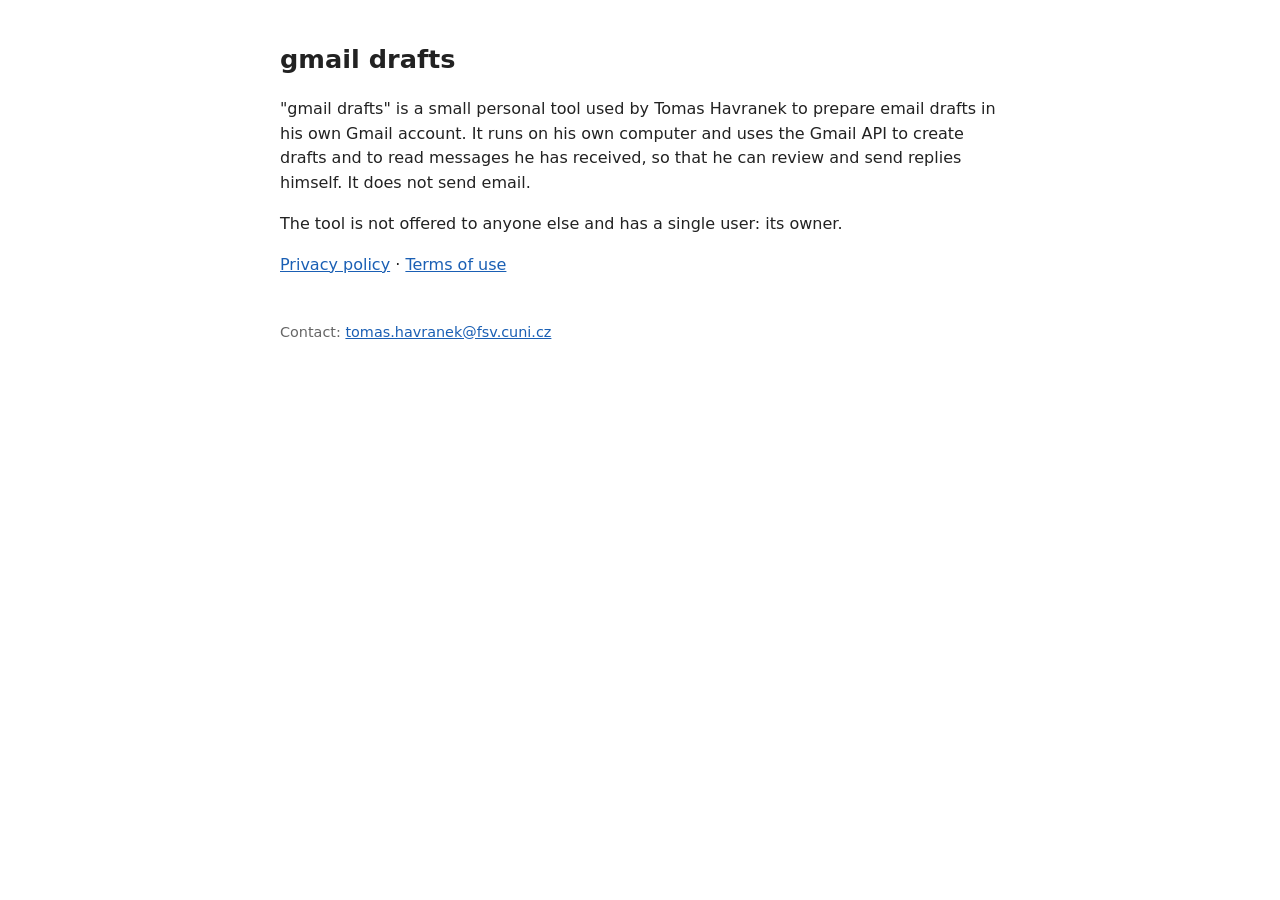
<file: index.html>
<!doctype html><html lang="en"><head><meta charset="utf-8"><meta name="viewport" content="width=device-width,initial-scale=1">
<title>gmail drafts</title><link rel="stylesheet" href="style.css"></head><body>
<h1>gmail drafts</h1>
<p>"gmail drafts" is a small personal tool used by Tomas Havranek to prepare email drafts in his own Gmail account. It runs on his own computer and uses the Gmail API to create drafts and to read messages he has received, so that he can review and send replies himself. It does not send email.</p>
<p>The tool is not offered to anyone else and has a single user: its owner.</p>
<p><a href="privacy.html">Privacy policy</a> &middot; <a href="terms.html">Terms of use</a></p>
<footer>Contact: <a href="mailto:tomas.havranek@fsv.cuni.cz">tomas.havranek@fsv.cuni.cz</a></footer>
</body></html>
</file>
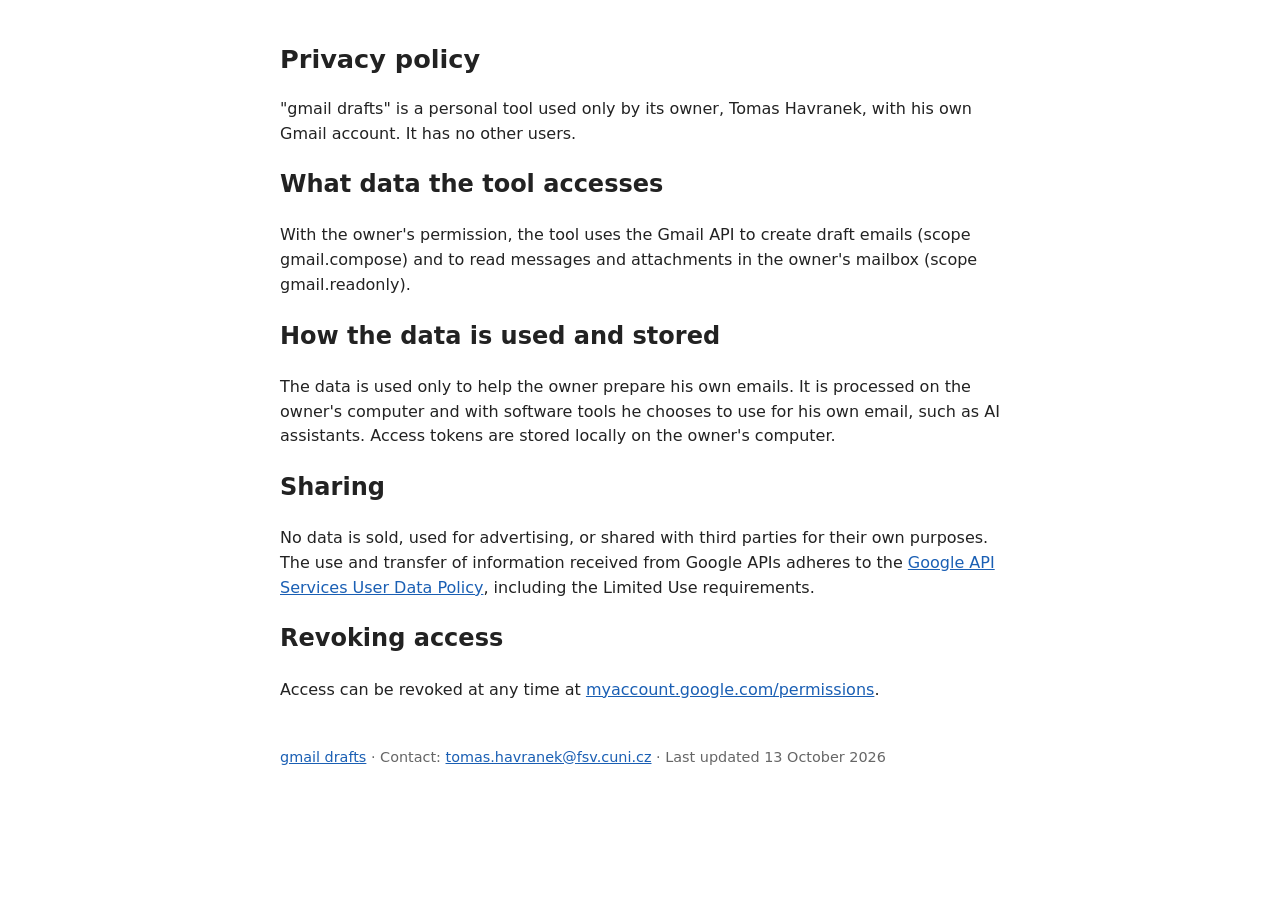
<file: privacy.html>
<!doctype html><html lang="en"><head><meta charset="utf-8"><meta name="viewport" content="width=device-width,initial-scale=1">
<title>gmail drafts: privacy policy</title><link rel="stylesheet" href="style.css"></head><body>
<h1>Privacy policy</h1>
<p>"gmail drafts" is a personal tool used only by its owner, Tomas Havranek, with his own Gmail account. It has no other users.</p>
<h2>What data the tool accesses</h2>
<p>With the owner's permission, the tool uses the Gmail API to create draft emails (scope gmail.compose) and to read messages and attachments in the owner's mailbox (scope gmail.readonly).</p>
<h2>How the data is used and stored</h2>
<p>The data is used only to help the owner prepare his own emails. It is processed on the owner's computer and with software tools he chooses to use for his own email, such as AI assistants. Access tokens are stored locally on the owner's computer.</p>
<h2>Sharing</h2>
<p>No data is sold, used for advertising, or shared with third parties for their own purposes. The use and transfer of information received from Google APIs adheres to the <a href="https://developers.google.com/terms/api-services-user-data-policy">Google API Services User Data Policy</a>, including the Limited Use requirements.</p>
<h2>Revoking access</h2>
<p>Access can be revoked at any time at <a href="https://myaccount.google.com/permissions">myaccount.google.com/permissions</a>.</p>
<footer><a href="index.html">gmail drafts</a> &middot; Contact: <a href="mailto:tomas.havranek@fsv.cuni.cz">tomas.havranek@fsv.cuni.cz</a> &middot; Last updated 13 October 2026</footer>
</body></html>
</file>
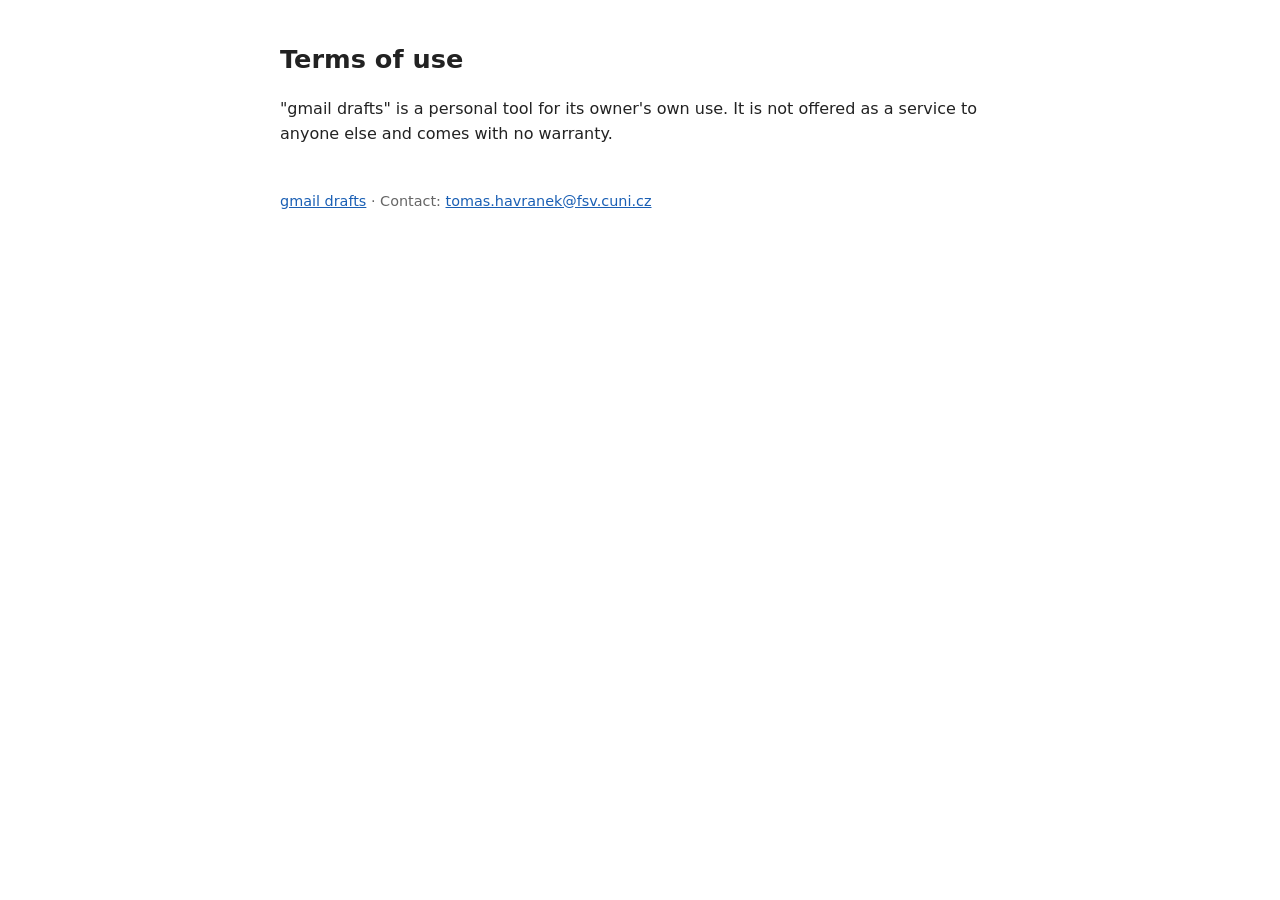
<file: terms.html>
<!doctype html><html lang="en"><head><meta charset="utf-8"><meta name="viewport" content="width=device-width,initial-scale=1">
<title>gmail drafts: terms of use</title><link rel="stylesheet" href="style.css"></head><body>
<h1>Terms of use</h1>
<p>"gmail drafts" is a personal tool for its owner's own use. It is not offered as a service to anyone else and comes with no warranty.</p>
<footer><a href="index.html">gmail drafts</a> &middot; Contact: <a href="mailto:tomas.havranek@fsv.cuni.cz">tomas.havranek@fsv.cuni.cz</a></footer>
</body></html>
</file>
<file: style.css>
body{font-family:system-ui,-apple-system,Segoe UI,Roboto,sans-serif;max-width:720px;margin:40px auto;padding:0 16px;line-height:1.55;color:#222}
h1{font-size:1.6em}a{color:#1a5fb4}footer{margin-top:3em;font-size:.9em;color:#666}
</file>
